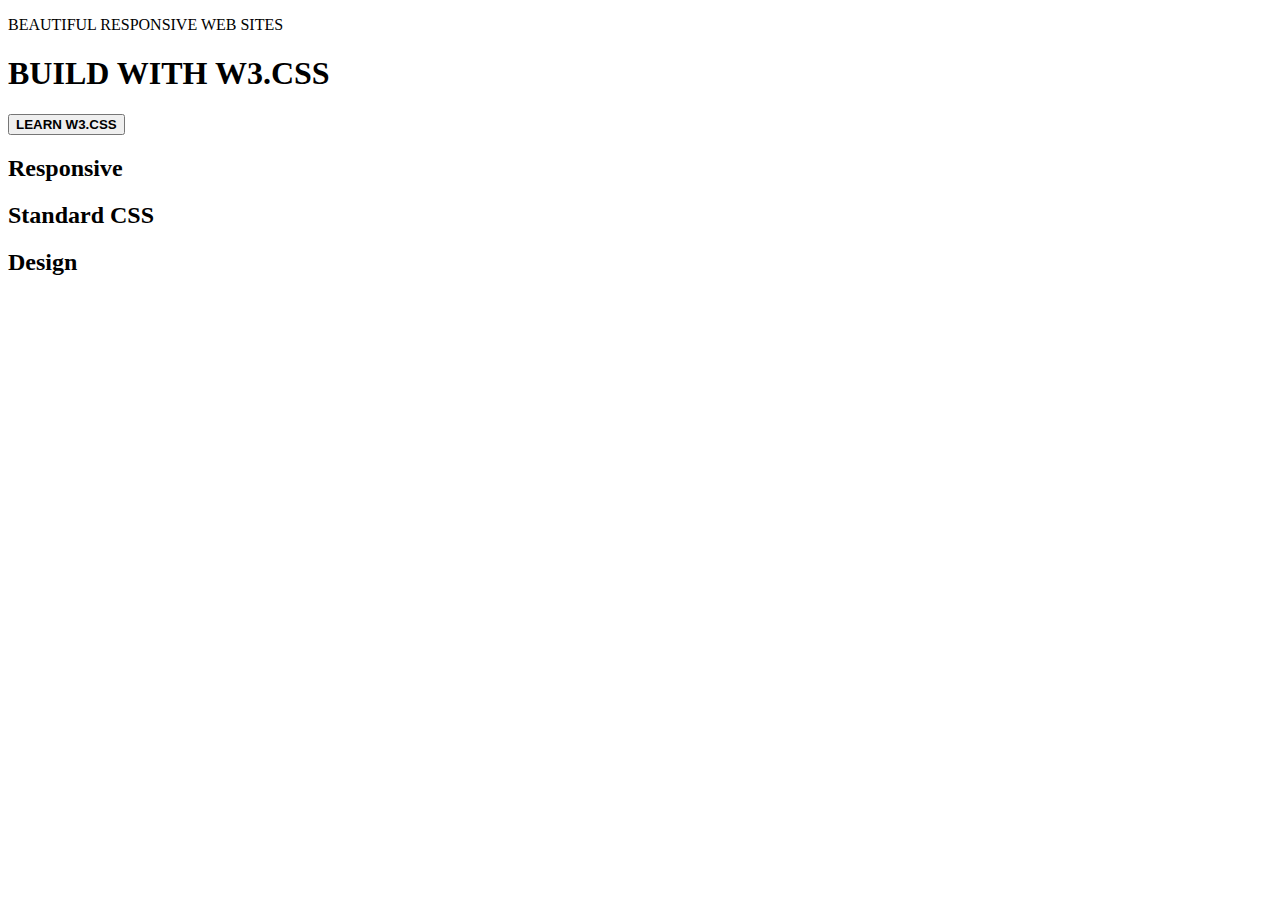
<file: ejercicios/ejercicio_02/index.html>
<!DOCTYPE html>
<html lang="en">
<head>
    <meta charset="UTF-8">
    <meta name="viewport" content="width=device-width, initial-scale=1.0">
    <title>Document</title>
</head>
<body>
    <header>
        <nav></nav>
        <section>
            <p>BEAUTIFUL RESPONSIVE WEB SITES</p>
            <h1>BUILD WITH W3.CSS</h1>
            <button><Strong>LEARN W3.CSS</Strong></button>
        </section>
    </header>
    <main>
        <article>
            <h2>Responsive</h2>
        </article>
        <article>
            <h2>Standard CSS</h2>
        </article>
        <article>
            <h2>Design</h2>
            
        </article>
    </main>
</body>
</html>
</file>
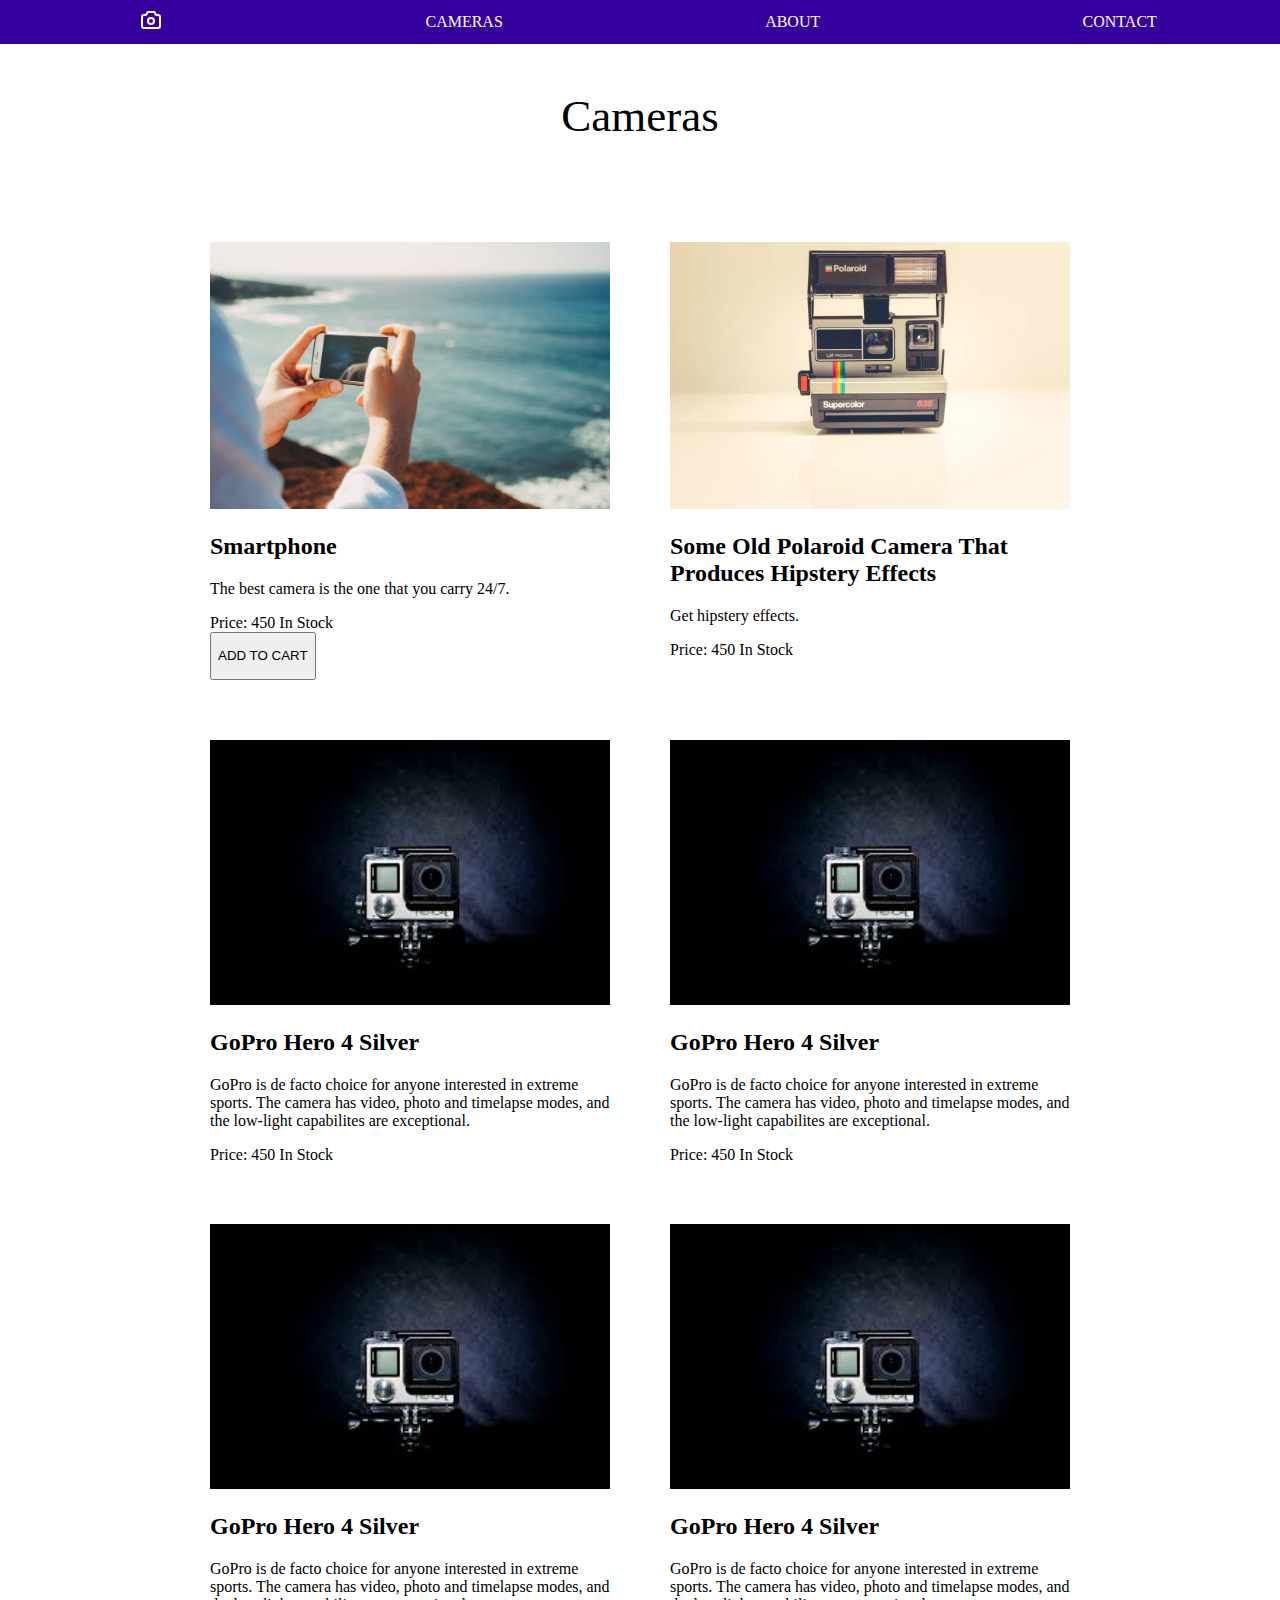
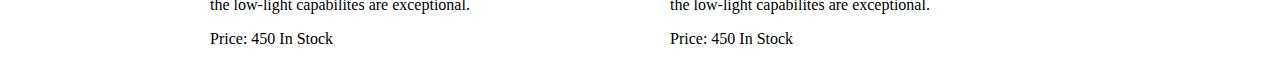
<file: ejercicios/ejercicio_03/index.html>
<!DOCTYPE html>
<html lang="en">
<head>
    <meta charset="UTF-8">
    <meta name="viewport" content="width=device-width, initial-scale=1.0">
    <title>Document</title>
    <link rel="stylesheet" href="styles.css">
</head>
<body>
    <header>
        <nav class="menuContent"><a href="#"><svg  xmlns="http://www.w3.org/2000/svg"  width="24"  height="24"  viewBox="0 0 24 24"  fill="none"  stroke="currentColor"  stroke-width="2"  stroke-linecap="round"  stroke-linejoin="round"  class="icon icon-tabler icons-tabler-outline icon-tabler-camera"><path stroke="none" d="M0 0h24v24H0z" fill="none"/><path d="M5 7h1a2 2 0 0 0 2 -2a1 1 0 0 1 1 -1h6a1 1 0 0 1 1 1a2 2 0 0 0 2 2h1a2 2 0 0 1 2 2v9a2 2 0 0 1 -2 2h-14a2 2 0 0 1 -2 -2v-9a2 2 0 0 1 2 -2" /><path d="M9 13a3 3 0 1 0 6 0a3 3 0 0 0 -6 0" /></svg></a> <a href="#">CAMERAS</a><a href="#">ABOUT</a><a href="#">CONTACT</a></nav>
        <!-- <span><svg  xmlns="http://www.w3.org/2000/svg"  width="24"  height="24"  viewBox="0 0 24 24"  fill="none"  stroke="currentColor"  stroke-width="2"  stroke-linecap="round"  stroke-linejoin="round"  class="icon icon-tabler icons-tabler-outline icon-tabler-menu-3"><path stroke="none" d="M0 0h24v24H0z" fill="none"/><path d="M10 6h10" /><path d="M4 12h16" /><path d="M7 12h13" /><path d="M4 18h10" /></svg></span> -->
        
    </header>
    <main>
        <h1>Cameras</h1>
        <section>
            <article>
                <img src="assets/img1.jpg" alt="">
                <h2>Smartphone</h2>
                <p>The best camera is the one that you carry 24/7.</p>
                <div>
                    <span>Price: 450</span>
                    <span>In Stock</span>
                </div>
                <button>
                    <span></span>
                    <p>ADD TO CART</p>
                </button>
            </article>
            <article>
                <img src="assets/img2.jpg" alt="">
                <h2>Some Old Polaroid Camera That Produces Hipstery Effects</h2>
                <p>Get hipstery effects.</p>
                <div>
                    <span>Price: 450</span>
                    <span>In Stock</span>
                </div>
            </article><article>
                <img src="assets/img3.jpg" alt="">
                <h2>GoPro Hero 4 Silver</h2>
                <p>GoPro is de facto choice for anyone interested in extreme sports. The camera has video, photo and timelapse modes, and the low-light capabilites are exceptional.</p>
                <div>
                    <span>Price: 450</span>
                    <span>In Stock</span>
                </div>
            </article></article><article>
                <img src="assets/img3.jpg" alt="">
                <h2>GoPro Hero 4 Silver</h2>
                <p>GoPro is de facto choice for anyone interested in extreme sports. The camera has video, photo and timelapse modes, and the low-light capabilites are exceptional.</p>
                <div>
                    <span>Price: 450</span>
                    <span>In Stock</span>
                </div>
            </article></article><article>
                <img src="assets/img3.jpg" alt="">
                <h2>GoPro Hero 4 Silver</h2>
                <p>GoPro is de facto choice for anyone interested in extreme sports. The camera has video, photo and timelapse modes, and the low-light capabilites are exceptional.</p>
                <div>
                    <span>Price: 450</span>
                    <span>In Stock</span>
                </div>
            </article></article><article>
                <img src="assets/img3.jpg" alt="">
                <h2>GoPro Hero 4 Silver</h2>
                <p>GoPro is de facto choice for anyone interested in extreme sports. The camera has video, photo and timelapse modes, and the low-light capabilites are exceptional.</p>
                <div>
                    <span>Price: 450</span>
                    <span>In Stock</span>
                </div>
            </article>
        </section>
    </main>
</body>
</html>
</file>
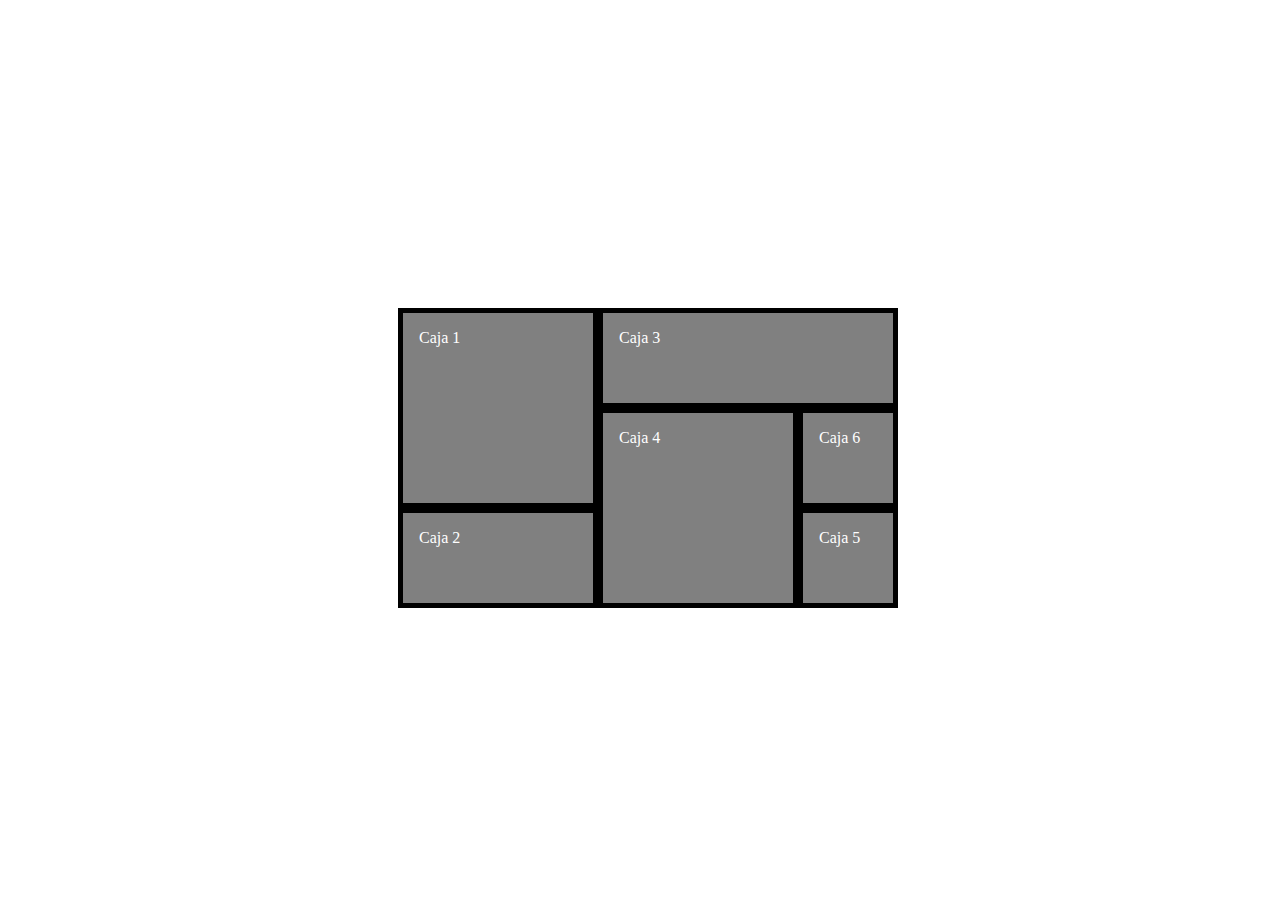
<file: ejercicios/ejercicio_04/index.html>
<!DOCTYPE html>
<html lang="en">
<head>
    <meta charset="UTF-8">
    <meta name="viewport" content="width=device-width, initial-scale=1.0">
    <title>Document</title>
    <link rel="stylesheet" href="styles.css">
</head>
<body>
    <main id="contenedor">
        <div id="caja1" class="caja">Caja 1</div>
        <div id="caja2" class="caja">Caja 2</div>
        <div id="caja3" class="caja">Caja 3</div>
        <div id="caja4" class="caja">Caja 4</div>
        <div id="caja5" class="caja">Caja 5</div>
        <div id="caja6" class="caja">Caja 6</div>
    </main>
</body>
</html>
</file>
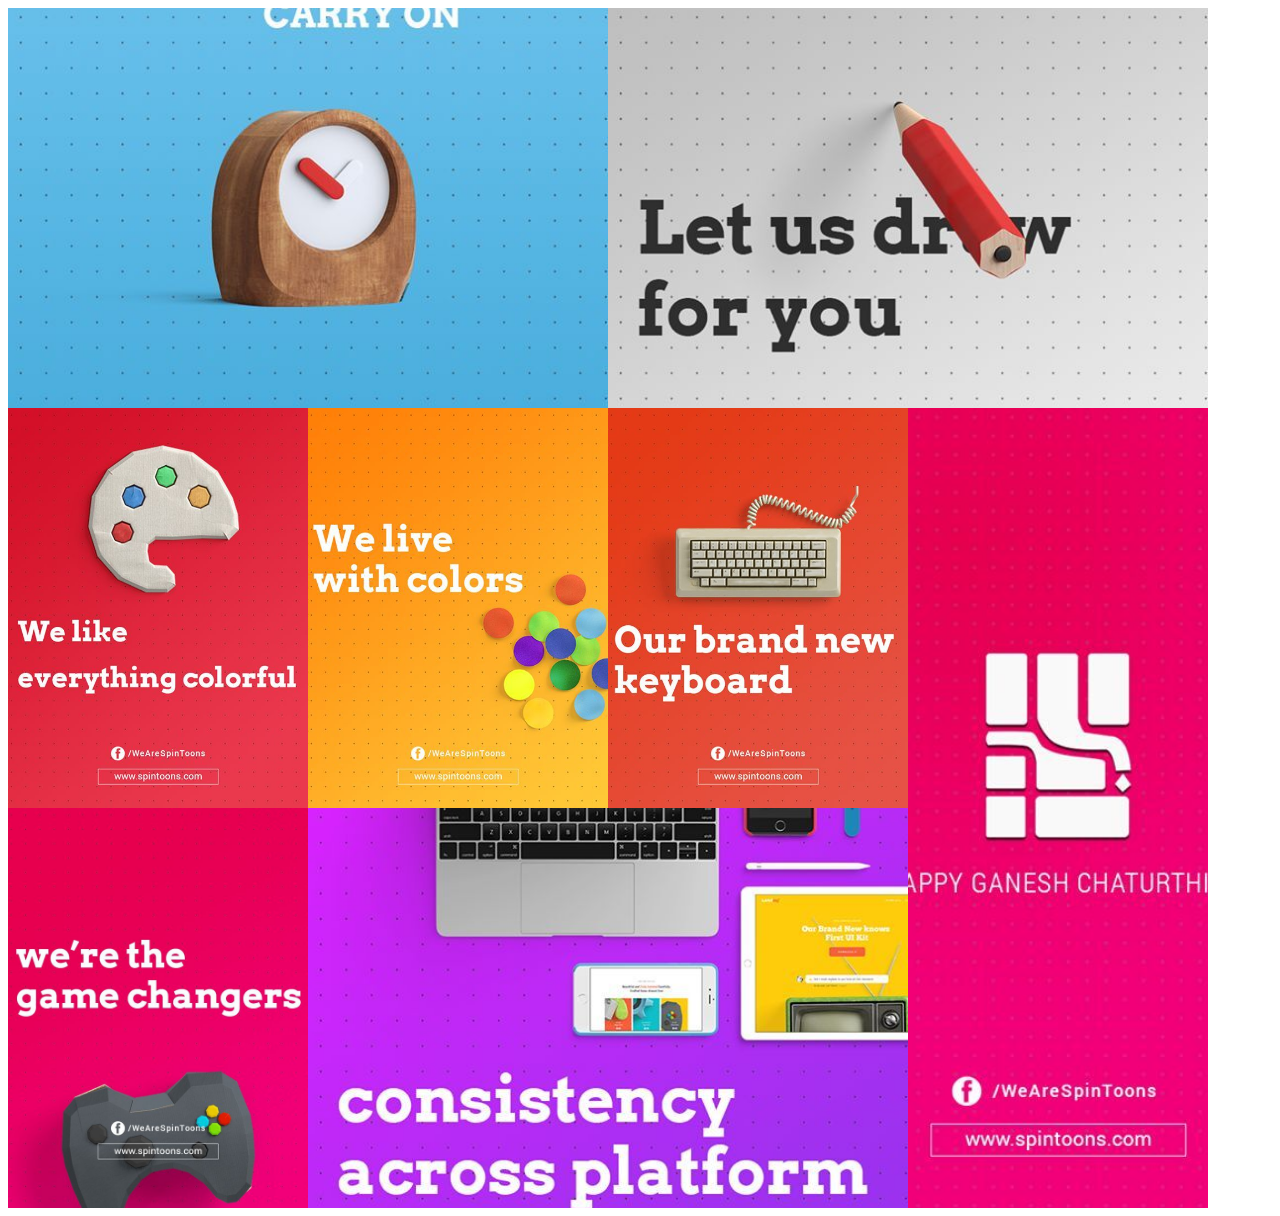
<file: ejercicios/ejercicio_06/index.html>
<!DOCTYPE html>
<html lang="en">
<head>
    <meta charset="UTF-8">
    <meta name="viewport" content="width=device-width, initial-scale=1.0">
    <title>Document</title>
    <link rel="stylesheet" href="styles.css">
</head>
<body>
    <main>
        <img src="assets/img1.jpg" class="caja" id="caja1">
        <img src="assets/img2.jpg" class="caja" id="caja2">
        <img src="assets/img3.jpg" class="caja" id="caja3">
        <img src="assets/img8.jpg" class="caja" id="caja4">
        <img src="assets/img5.jpg" class="caja" id="caja5">
        <img src="assets/img4.jpg" class="caja" id="caja6">
        <img src="assets/img6.jpg" class="caja" id="caja7">
        <img src="assets/img7.jpg" class="caja" id="caja8">

    </main>
</body>
</html>
</file>
<file: ejercicios/ejercicio_03/styles.css>
/* Estilos generales */
body {
    height: 100%;
    width: 100%;
    margin: 0;
}

a {
    text-decoration: none;
}

/* Estilos del menú */
.menuContent {
    position: fixed;
    padding: 8px;
    display: flex;
    justify-content: space-around;
    top: 0;
    background-color: #35009E;
    align-items: center;
    width: 100%;
    z-index: 10;
}

.menuContent a {
    color: white;
}

/* Estilos del contenido principal */
main {
    margin-top: 60px;
    display: flex;
    flex-direction: column;
    align-items: center;
    gap: 60px;
}

main h1 {
    font-weight: 200;
    font-size: 45px;
}

section {
    display: flex;
    justify-content: center;
    margin: 10px 200px;
    gap: 60px;
    flex-wrap: wrap;
}

section article {
    width: 400px;
}

section img {
    width: 100%;
}

@media (max-width: 900px) {
    section {
        margin: 10px 50px;
        gap: 40px;
    }

    section article {
        width: 300px;
    }
}

@media (max-width: 480px) {
    .menuContent {
        flex-direction: column;
        align-items: flex-start;

        width: 200px;
        margin: 0 2px 2px 2px;
        padding: 6px 0 6px 0;
        border-radius: 6px;
    }

    .menuContent a {
        padding: 12px 0 12px 0;
        border-bottom: 2px solid #fff;
        display: flex;
        height: 25px;
        justify-content: center;
        align-items: center;
        width: 100%;
        margin: 0;
    }


    main h1 {
        font-size: 32px;
    }

    section {
        margin: 10px;
        gap: 20px;
    }

    section article {
        width: 100%;
    }

    section img {
        width: 100%;
    }
}
</file>
<file: ejercicios/ejercicio_04/styles.css>
body {
    width: 100%;
    height: 100vh;
    display: flex;
    justify-content: center;
    align-items: center;
    overflow: hidden;
}
* {
    box-sizing: border-box;
}

#contenedor {
    display: grid;
    grid-template-columns: repeat(5,100px);
    grid-template-rows: repeat(3,100px);
}
.caja {
    background: grey;
  color: white;
  padding: 1em;
  border: 5px solid black;
  min-width: 100px;
}
#caja1 {
    grid-column-start: 1;
    grid-column-end: 3;
    grid-row-start: 1;
    grid-row-end: 3;
}
#caja2 {
    grid-column-start: 1;
    grid-column-end: 3;
    grid-row-start: 3;
    grid-row-end: 4;
}
#caja3 {
    grid-column-start: 3;
    grid-column-end: 6;
    grid-row-start: 1;
    grid-row-end: 2;
}
#caja4 {
    grid-column-start: 3;
    grid-column-end: 5;
    grid-row-start: 2;
    grid-row-end: 4;
}
#caja5 {
    grid-column-start: 5;
    grid-column-end: 6;
    grid-row-start: 2;
    grid-row-end: 3;
}
#caja5 {
    grid-column-start: 5;
    grid-column-end: 6;
    grid-row-start: 3;
    grid-row-end: 4;
}
</file>
<file: ejercicios/ejercicio_06/styles.css>
main {
    display: grid;
    grid-template-columns: repeat(4, 300px);
    grid-template-rows: repeat(3, 400px);
}

img.caja {
    width: 100%;
    height: 100%;
    object-fit: cover;
}



#caja1 {
    grid-column: span 2;
}
#caja2 {
    grid-column: span 2;
}
#caja3 {
    grid-column: span 1;
}
#caja4 {
    grid-column: span 1;
}
#caja5 {
    grid-column: span 1;
}
#caja6 {
    grid-column: span 1;
    grid-row: span 2;
}
#caja7 {
    grid-column: span 1;
}
#caja8 {
    grid-column: span 2;
}

@media (max-width: 900px) {
    main {
        grid-template-columns: repeat(2, 1fr);
        grid-template-rows: repeat(4, 2fr);
    }

    #caja1,
    #caja2,
    #caja3,
    #caja4,
    #caja5,
    #caja6,
    #caja7,
    #caja8 {
        grid-column: auto;
        grid-row: auto;
    }
}

@media (max-width: 480px) {
    main {
        grid-template-columns: 1fr;
        grid-template-rows: repeat(8, 2fr);
    }

    #caja1,
    #caja2,
    #caja3,
    #caja4,
    #caja5,
    #caja6,
    #caja7,
    #caja8 {
        grid-column: auto;
        grid-row: auto;
    }
}
</file>
